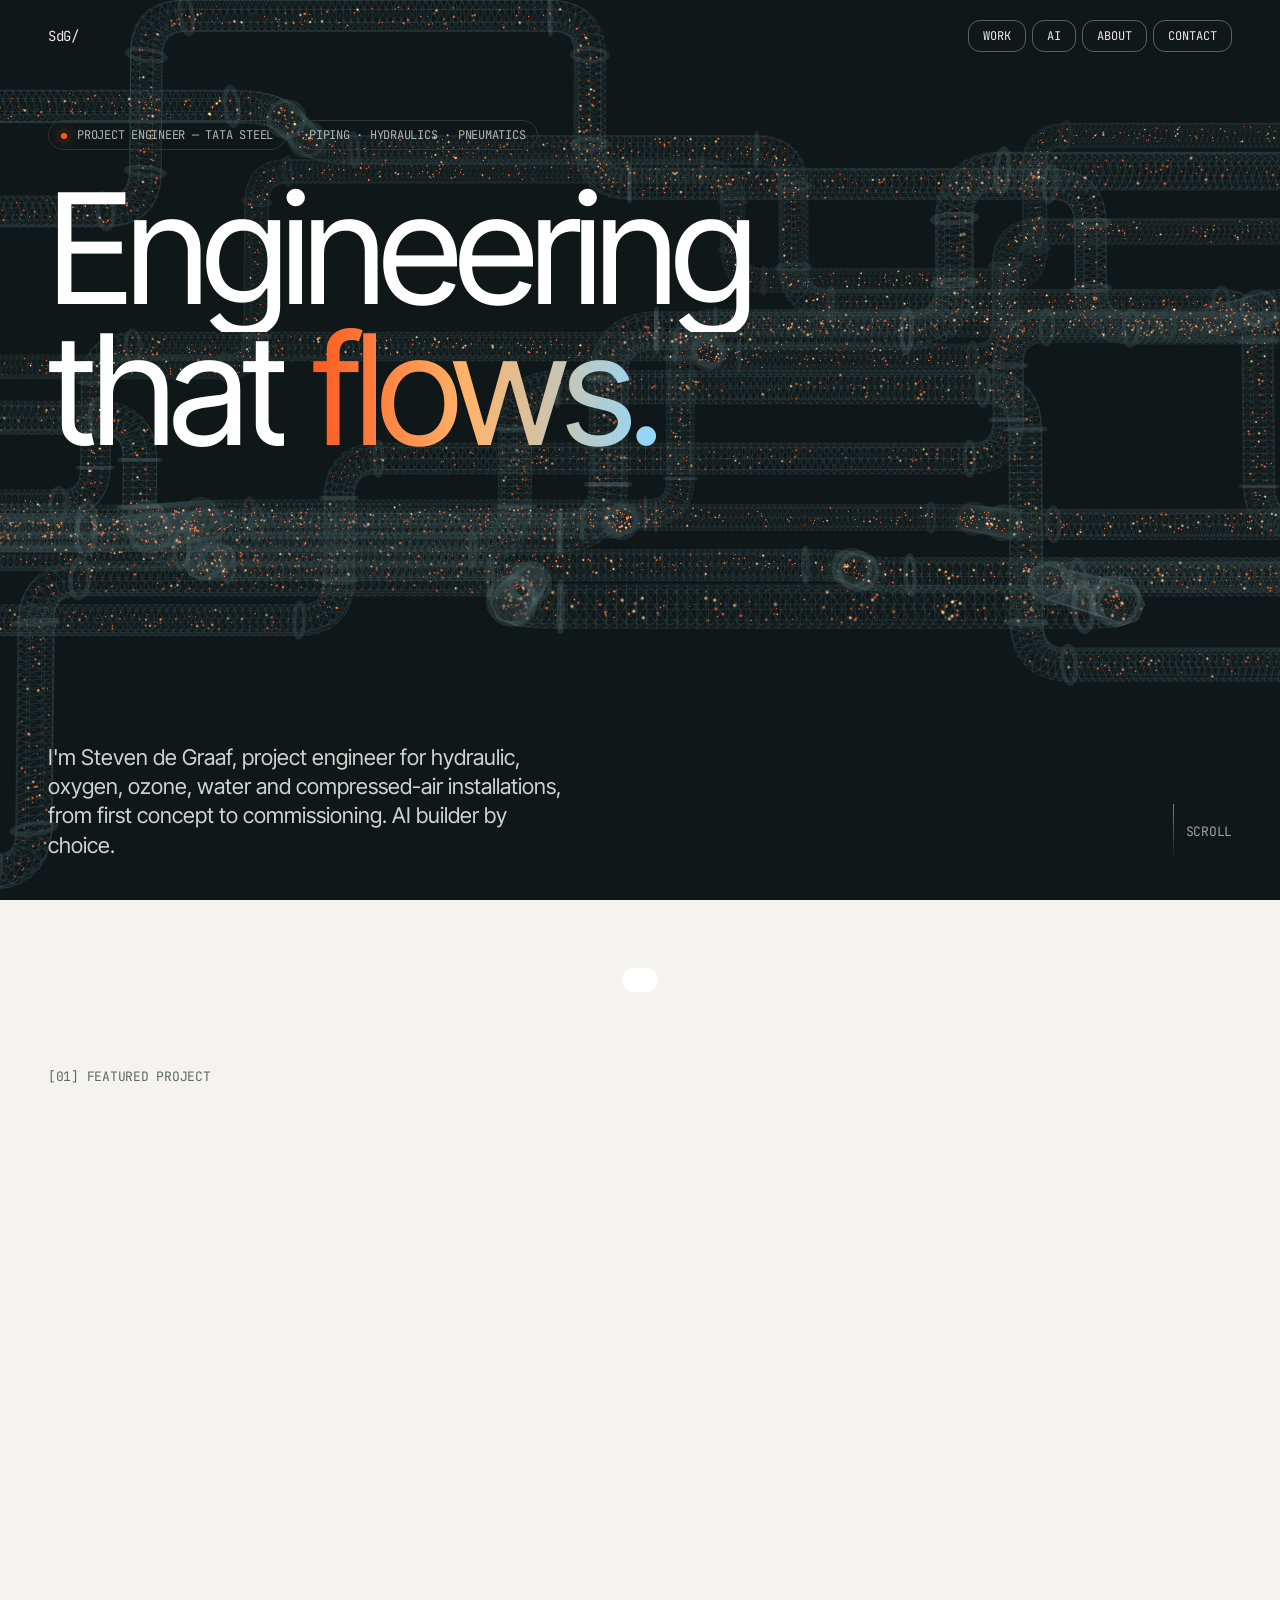
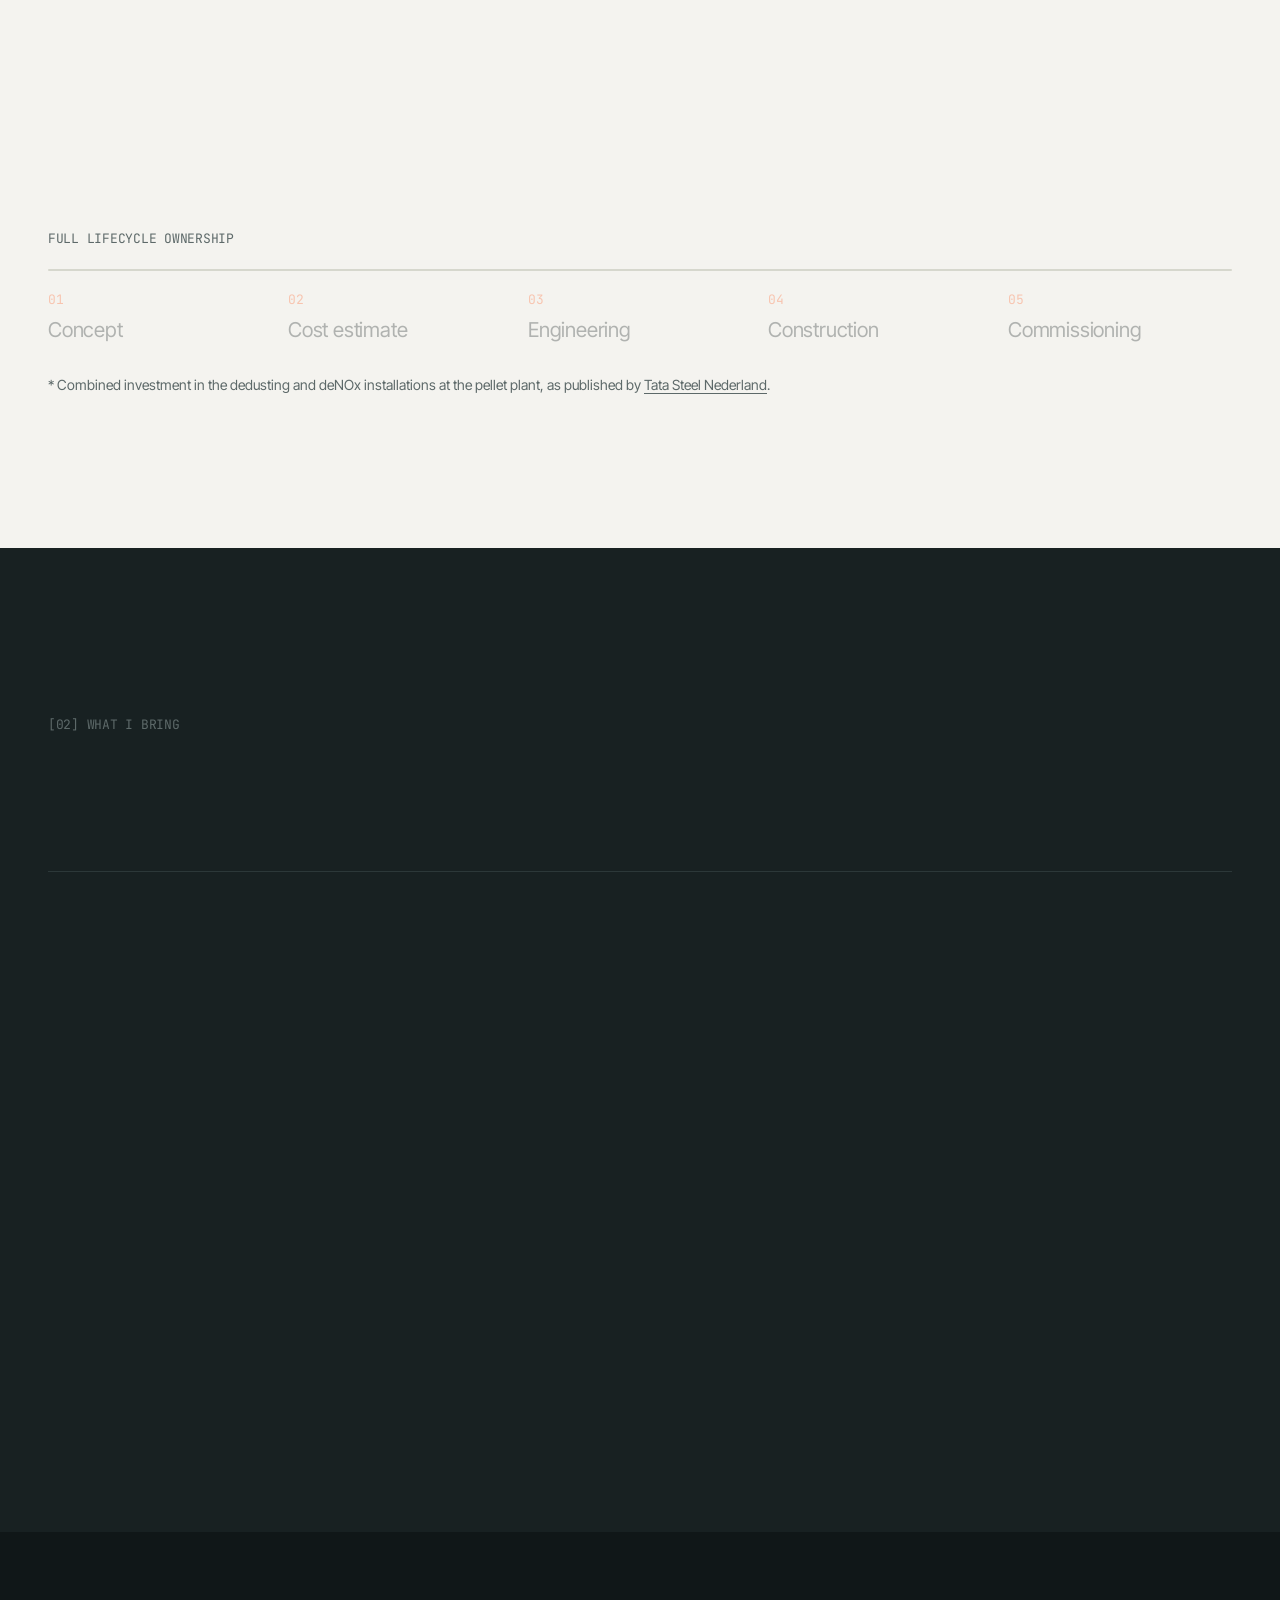
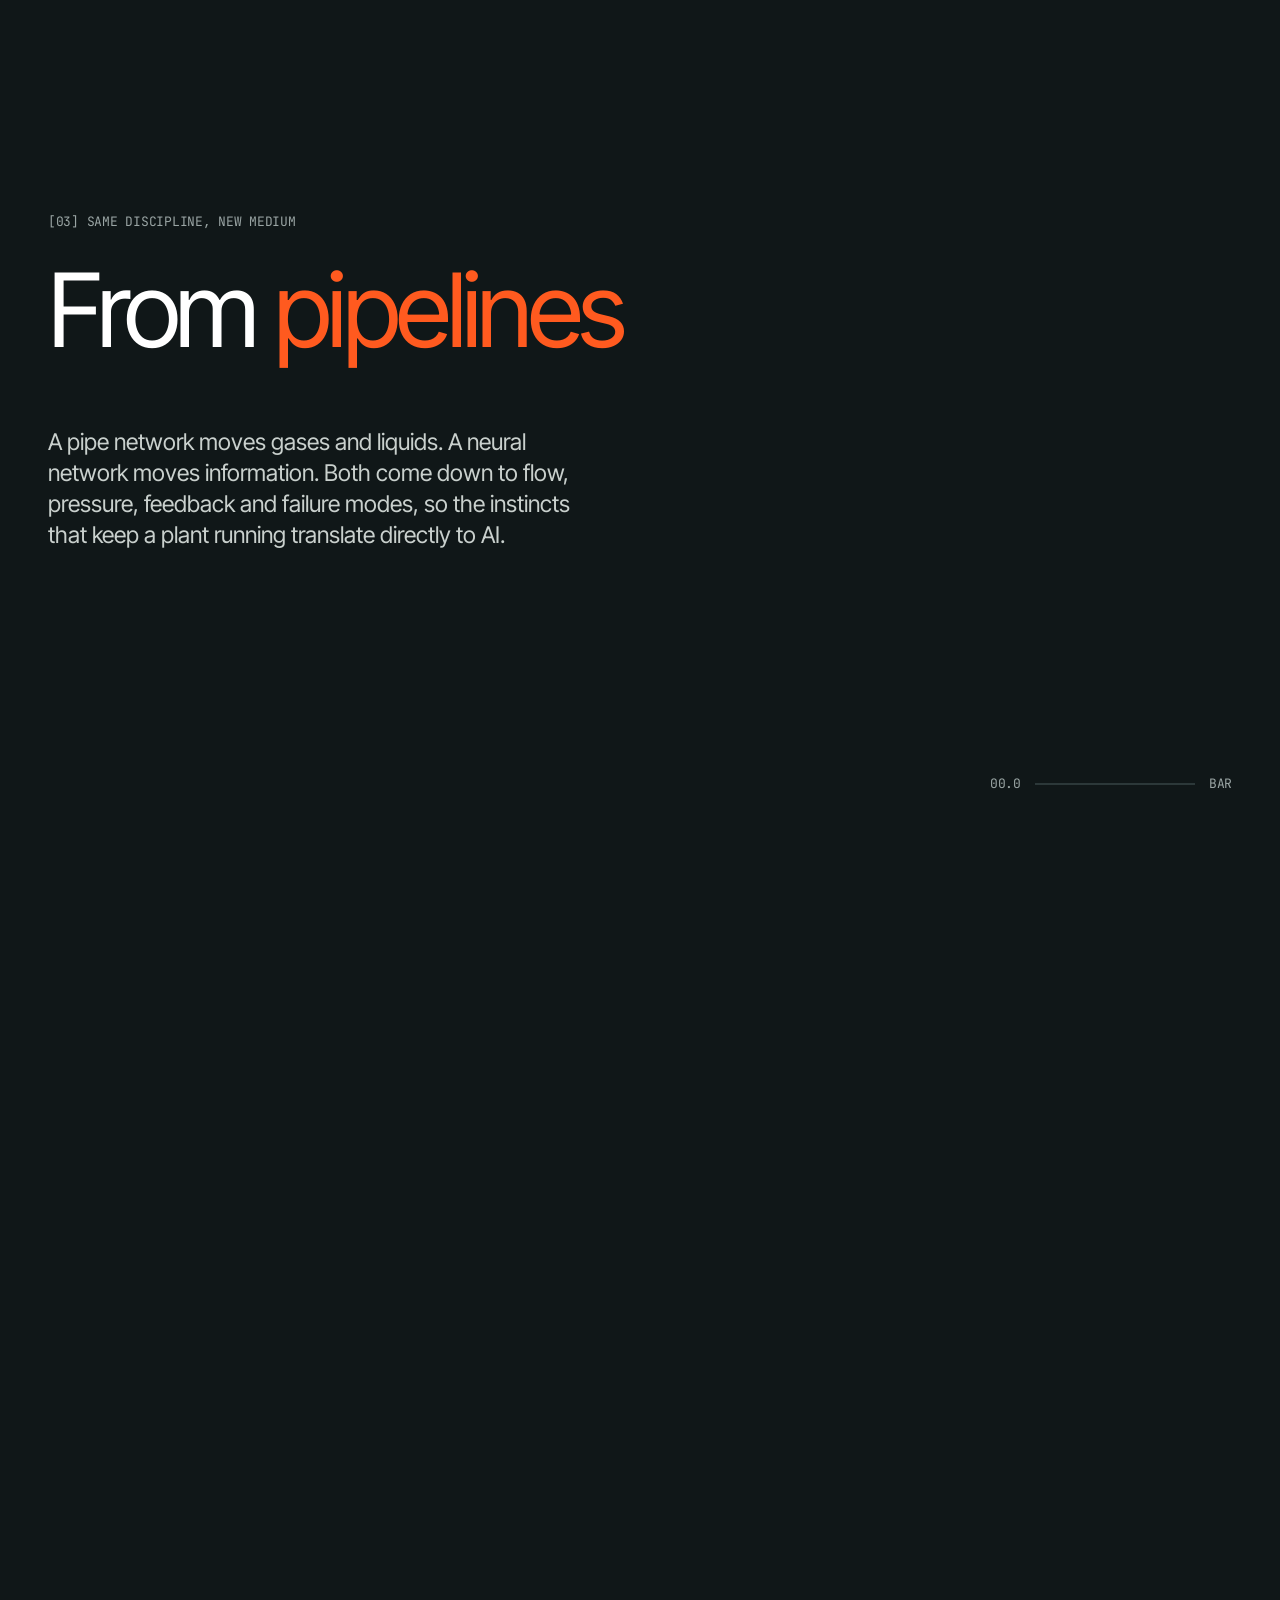
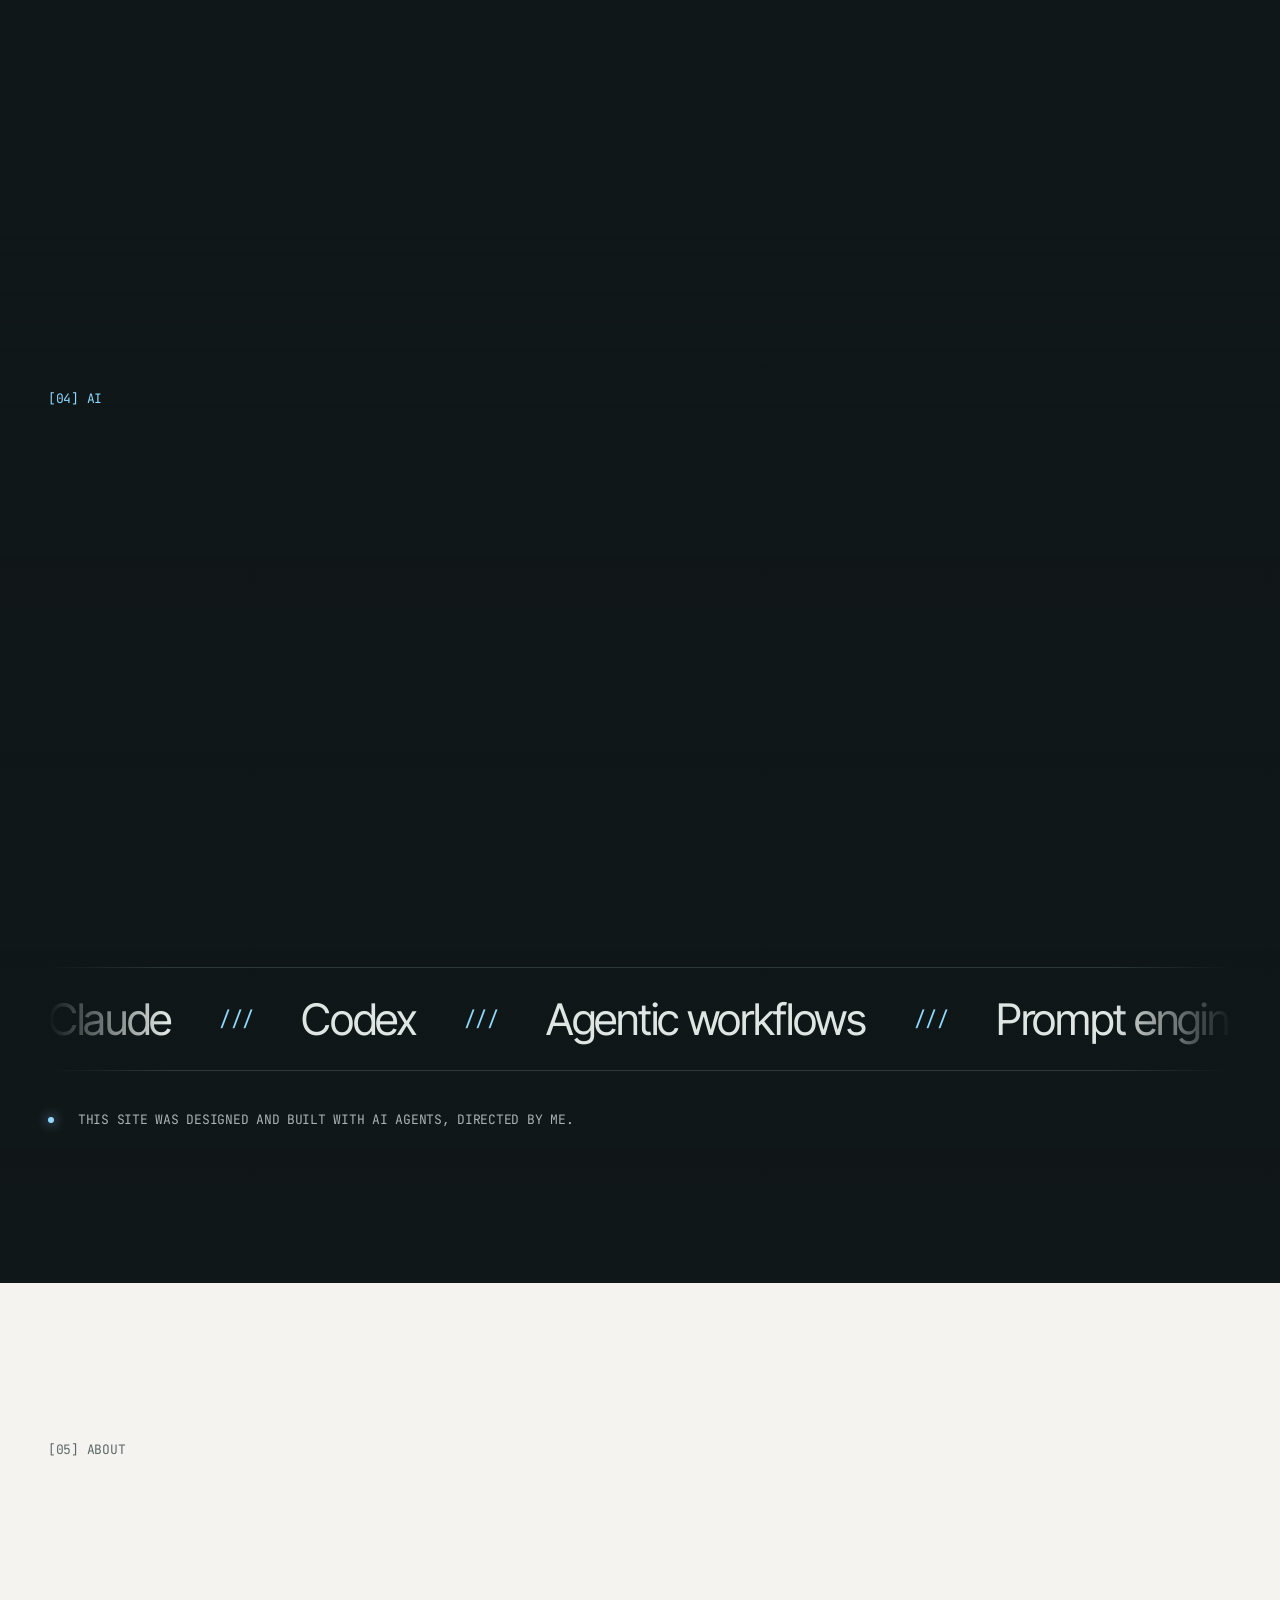
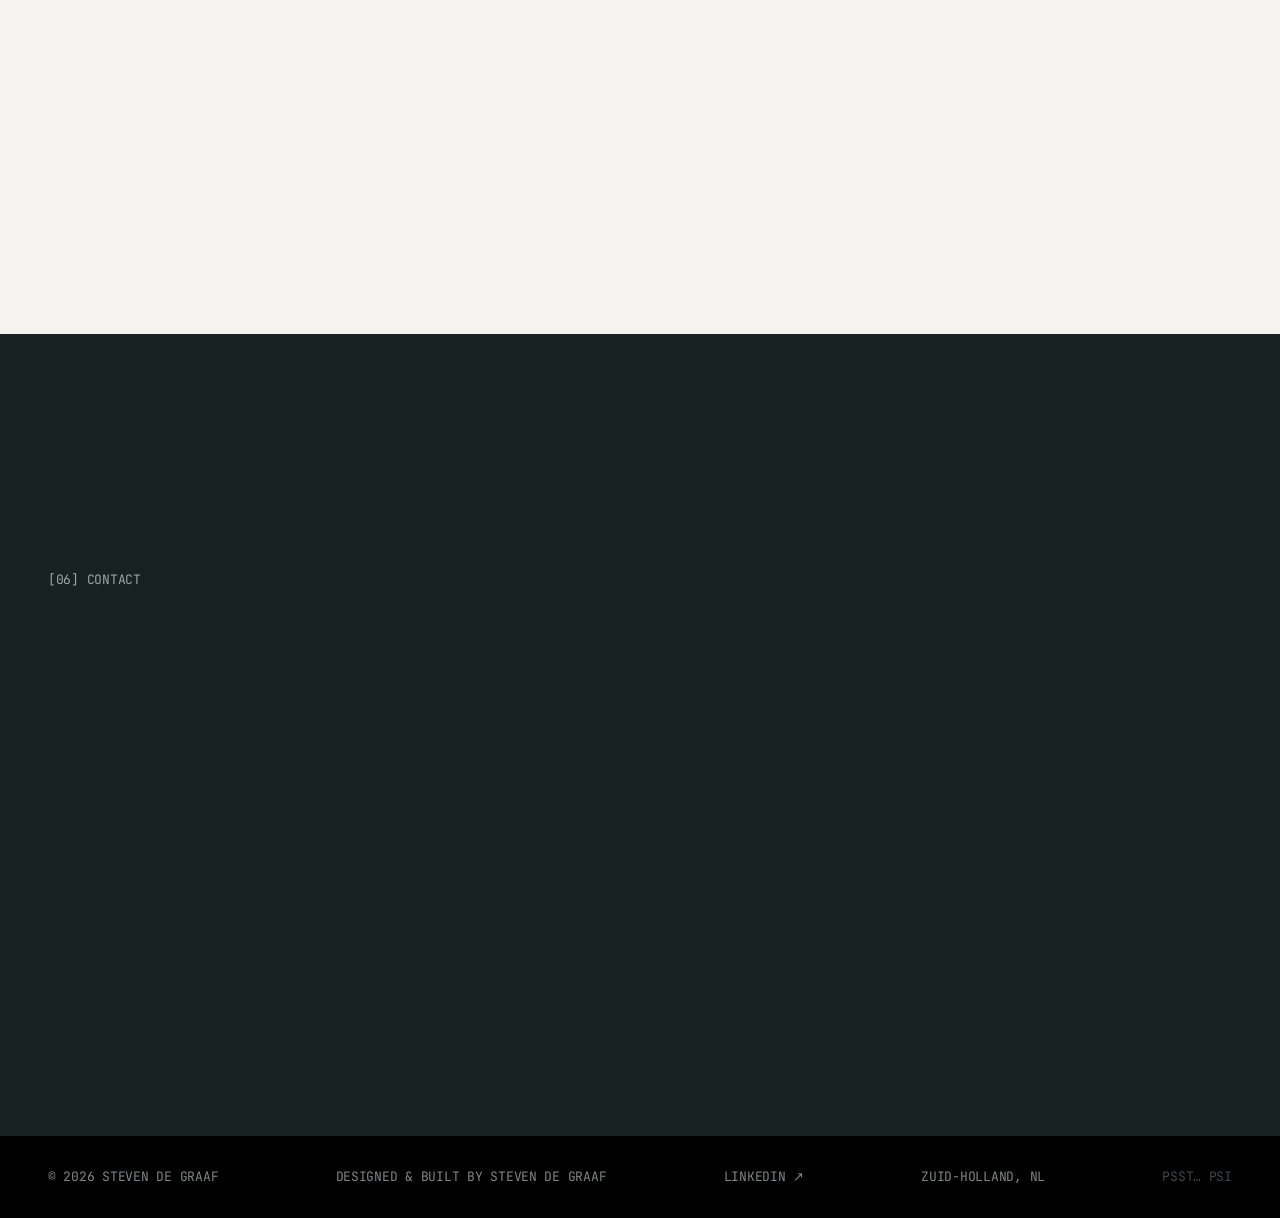
<file: index.html>
<!doctype html>
<html lang="en" class="no-js">
<head>
<meta charset="utf-8">
<meta name="viewport" content="width=device-width,initial-scale=1">
<meta http-equiv="Content-Security-Policy" content="default-src 'self'; script-src 'self'; style-src 'self'; font-src 'self'; img-src 'self' data:; connect-src 'self'; object-src 'none'; base-uri 'self'; form-action 'none'">
<meta name="referrer" content="strict-origin-when-cross-origin">
<title>Steven de Graaf — Project Engineer &amp; AI Builder</title>
<meta name="description" content="Steven de Graaf is a project engineer at Tata Steel and a hydraulics and pneumatics specialist who builds with AI.">
<meta name="author" content="Steven de Graaf">
<meta name="theme-color" content="#101718">
<link rel="canonical" href="https://stevendegraaf.com/">
<meta property="og:type" content="website">
<meta property="og:url" content="https://stevendegraaf.com/">
<meta property="og:title" content="Steven de Graaf — Engineering that flows">
<meta property="og:description" content="Project engineer at Tata Steel, hydraulics and pneumatics specialist, and AI builder.">
<meta name="twitter:card" content="summary">
<link rel="icon" href="favicon.svg" type="image/svg+xml">
<link rel="preload" href="assets/fonts/inter-tight-400.woff2" as="font" type="font/woff2" crossorigin>
<link rel="stylesheet" href="assets/css/site.css?v=3">
<link rel="modulepreload" href="assets/js/three.module.min.js">
<script type="module" src="assets/js/main.js?v=4"></script>
</head>
<body>
<a class="skip" href="#main">Skip to content</a>
<canvas id="gl" aria-hidden="true"></canvas>

<header class="nav">
  <a class="logo" href="#top" aria-label="Steven de Graaf, back to top">SdG/</a>
  <nav class="links" aria-label="Main">
    <a href="#work">Work</a><a href="#ai">AI</a><a href="#about">About</a><a href="#contact">Contact</a>
  </nav>
</header>

<main id="main">
  <span id="top"></span>
  <section class="hero wrap">
    <div>
      <div class="eyebrow rv"><span class="pill"><span class="dot"></span>Project Engineer — Tata Steel</span><span class="pill">Piping · Hydraulics · Pneumatics</span></div>
      <h1 class="split">Engineering<br>that <em>flows.</em></h1>
    </div>
    <div class="hero-foot">
      <p class="rv">I'm Steven de Graaf, project engineer for hydraulic, oxygen, ozone, water and compressed-air installations, from first concept to commissioning. AI builder by choice.</p>
      <div class="scroll-cue mono" aria-hidden="true"><i></i>Scroll</div>
    </div>
  </section>

  <section class="light sec" id="work">
    <div class="wrap">
      <div class="head"><span class="mono">[01] Featured project</span><h2 class="split">PEFA deNOx.</h2></div>
      <p class="lede rv">PEFA deNOx is a new deNOx installation at Tata Steel's pellet plant in IJmuiden, built on technology that has not yet been applied at this scale anywhere else in the steel industry. It's a large multidisciplinary project. I'm one of the project engineers, responsible for the <span class="accent">utilities package</span>: all the media that feed the new installation.</p>
      <div class="case-grid">
        <div class="stats rv">
          <div class="stat"><b data-count="75" data-suffix=" m">75 m</b><span class="mono">Installation height</span></div>
          <div class="stat"><b data-count="200" data-prefix="€" data-suffix="M+">€200M+</b><span class="mono">Environmental programme*</span></div>
          <div class="stat"><b data-count="5">5</b><span class="mono">Utility media</span></div>
        </div>
        <div class="card rv">
          <span class="mono muted">Media in my scope</span>
          <div class="media">
            <div class="chip"><span class="f">O₃</span><span class="mono">Ozone</span></div>
            <div class="chip"><span class="f">O₂</span><span class="mono">Oxygen</span></div>
            <div class="chip"><span class="f">N₂</span><span class="mono">Nitrogen</span></div>
            <div class="chip"><span class="f">H₂O</span><span class="mono">Cooling water</span></div>
            <div class="chip"><span class="f">CA</span><span class="mono">Compressed air</span></div>
          </div>
        </div>
      </div>
      <div class="phases" id="phases">
        <span class="mono muted">Full lifecycle ownership</span>
        <div class="phase-track"><div class="phase-fill" id="phaseFill"></div></div>
        <div class="phase-row" id="phaseRow">
          <div><span class="mono">01</span><p>Concept</p></div>
          <div><span class="mono">02</span><p>Cost estimate</p></div>
          <div><span class="mono">03</span><p>Engineering</p></div>
          <div><span class="mono">04</span><p>Construction</p></div>
          <div><span class="mono">05</span><p>Commissioning</p></div>
        </div>
      </div>
      <p class="note">* Combined investment in the dedusting and deNOx installations at the pellet plant, as published by <a href="https://www.tatasteelnederland.com/en/Environment-and-living-environment/Nitrogen/Nitrogen-reduction-measures" target="_blank" rel="noopener noreferrer">Tata Steel Nederland</a>.</p>
    </div>
  </section>

  <section class="solid sec">
    <div class="wrap">
      <div class="head"><span class="mono">[02] What I bring</span><h2 class="split">Systems under pressure.</h2></div>
      <div class="cap">
        <div class="cap-row rv"><span class="mono">01</span><h3>Piping &amp; utilities</h3><span class="tag mono">O₂ · O₃ · N₂ · H₂O · Air</span></div>
        <div class="cap-row rv"><span class="mono">02</span><h3>Hydraulics &amp; pneumatics</h3><span class="tag mono">Specialist</span></div>
        <div class="cap-row rv"><span class="mono">03</span><h3>Project engineering</h3><span class="tag mono">Concept → commissioning</span></div>
        <div class="cap-row rv"><span class="mono">04</span><h3>Multidisciplinary coordination</h3><span class="tag mono">Ops · contractors · suppliers</span></div>
        <div class="cap-row rv"><span class="mono">05</span><h3>Sustainable industry</h3><span class="tag mono">Emission reduction</span></div>
      </div>
    </div>
  </section>

  <section class="story" id="story">
    <div class="sticky wrap">
      <span class="mono kicker">[03] Same discipline, new medium</span>
      <div class="morph-words">
        <h2 class="w1">From <em>pipelines</em></h2>
        <h2 class="w2" aria-hidden="true">to <em>neural networks.</em></h2>
      </div>
      <p class="story-copy">A pipe network moves gases and liquids. A neural network moves information. Both come down to flow, pressure, feedback and failure modes, so the instincts that keep a plant running translate directly to AI.</p>
      <div class="gauge mono" aria-hidden="true"><span id="gaugeVal">00.0</span><div class="gauge-bar"><i id="gaugeBar"></i></div><span>bar</span></div>
    </div>
  </section>

  <section class="ai sec" id="ai">
    <div class="wrap">
      <div class="head"><span class="mono fl">[04] AI</span><h2 class="split">Fluent in frontier AI.</h2></div>
      <div class="ai-grid">
        <article class="ai-card rv"><span class="mono">Models</span><div><h3>Knowing which model fits which job</h3><p>Claude, GPT, Gemini and open-weight models, each chosen on strengths, limits, cost and context. Per task, not per hype cycle.</p></div></article>
        <article class="ai-card rv"><span class="mono">Agents</span><div><h3>Agentic coding in practice</h3><p>I use Claude Code and Codex as a daily engineering team: I direct and review, the agents do the typing.</p></div></article>
        <article class="ai-card rv"><span class="mono">Generative</span><div><h3>Generative media &amp; design</h3><p>I use image, video and interface generation to prototype ideas in hours instead of weeks.</p></div></article>
        <article class="ai-card rv"><span class="mono">Building</span><div><h3>From idea to shipped app</h3><p>Real products, not demos. Next up: <span class="hl">mijnoefenplan.nl</span>.</p></div></article>
      </div>
      <div class="marquee" aria-hidden="true"><div class="marquee-in" id="mq">
        <span>Claude</span><span class="s">///</span><span>Codex</span><span class="s">///</span><span>Agentic workflows</span><span class="s">///</span><span>Prompt engineering</span><span class="s">///</span><span>Generative AI</span><span class="s">///</span><span>App building</span><span class="s">///</span><span>Automation</span><span class="s">///</span>
      </div></div>
      <p class="built mono"><span class="dot b"></span>This site was designed and built with AI agents, directed by me.</p>
    </div>
  </section>

  <section class="light sec" id="about">
    <div class="wrap about-grid">
      <div>
        <span class="mono muted">[05] About</span>
        <p class="lede rv">I enjoy the moment an idea on paper becomes something that actually works in the field. I take ownership, make the call, and carry a project from first sketch to final commissioning.</p>
        <p class="rv muted about-note">Off the clock, you'll find me on the climbing wall or on my bike.</p>
      </div>
      <div class="spec rv">
        <div><span>Role</span><span>Project Engineer</span></div>
        <div><span>Company</span><span>Tata Steel</span></div>
        <div><span>Specialism</span><span>Hydraulics &amp; pneumatics</span></div>
        <div><span>Current</span><span>PEFA deNOx</span></div>
        <div><span>Obsession</span><span>AI &amp; app building</span></div>
        <div><span>Off duty</span><span>Bouldering · Cycling</span></div>
      </div>
    </div>
  </section>

  <section class="solid contact" id="contact">
    <div class="wrap contact-grid">
      <div>
        <span class="mono kicker">[06] Contact</span>
        <h2 class="split">Let's build<br>what's <em>next.</em></h2>
        <div class="cta-row rv">
          <a class="btn" href="mailto:info@stevendegraaf.com">info@stevendegraaf.com<span class="arr" aria-hidden="true">→</span></a>
          <a class="btn ghost" href="https://www.linkedin.com/in/steven-de-graaf/" target="_blank" rel="noopener noreferrer me">LinkedIn<span class="arr" aria-hidden="true">↗</span></a>
        </div>
      </div>

      <!-- relief valve: press and hold the handwheel → overpressure → the game -->
      <div class="psv rv" id="psv">
        <div class="psv-head mono"><span>PSV-01 · Relief line</span><span class="psv-state" id="psvState">Locked out</span></div>
        <svg class="psv-gauge" viewBox="0 0 200 146" aria-hidden="true">
          <path class="g-track" d="M20 104A80 80 0 0 1 180 104"/>
          <path class="g-red" d="M156.6 47.4A80 80 0 0 1 180 104"/>
          <g id="psvTicks"></g>
          <g id="psvNeedle" class="g-needle"><path d="M100 104L100 36"/><circle cx="100" cy="104" r="7"/></g>
          <text x="100" y="134" class="g-val" id="psvVal">6.0</text>
          <text x="100" y="146" class="g-unit">bar · set 12.0</text>
        </svg>
        <div class="psv-body">
          <button class="psv-wheel" id="psvWheel" type="button" aria-label="Relief valve handwheel. Press and hold to open. Probably don't.">
            <svg viewBox="0 0 120 120" aria-hidden="true">
              <circle class="w-rim" cx="60" cy="60" r="50"/>
              <circle class="w-rim-hi" cx="60" cy="60" r="50"/>
              <path class="w-spoke" d="M60 60V12M60 60L105.6 45.2M60 60L88.2 98.8M60 60L31.8 98.8M60 60L14.4 45.2"/>
              <circle class="w-hub" cx="60" cy="60" r="11"/>
              <circle class="w-knob" cx="60" cy="12" r="5"/>
            </svg>
          </button>
          <div class="loto" aria-hidden="true">
            <i class="loto-string"></i>
            <div class="loto-tag"><span class="loto-band">Danger</span><b>Do not operate</b><small>Locked out by<br>S. de Graaf</small></div>
          </div>
        </div>
        <p class="psv-hint mono" id="psvHint">Press and hold the handwheel. Or don't.</p>
      </div>
    </div>
  </section>
</main>

<footer><div class="wrap mono"><span>© 2026 Steven de Graaf</span><span>Designed &amp; built by Steven de Graaf</span><a href="https://www.linkedin.com/in/steven-de-graaf/" target="_blank" rel="noopener noreferrer me">LinkedIn ↗</a><span>Zuid-Holland, NL</span><span class="egg" title="Hint: type it, or tap SdG/ five times">psst… psi</span></div></footer>
<div class="toast" id="toast" role="status" aria-live="polite"></div>
</body>
</html>
</file>
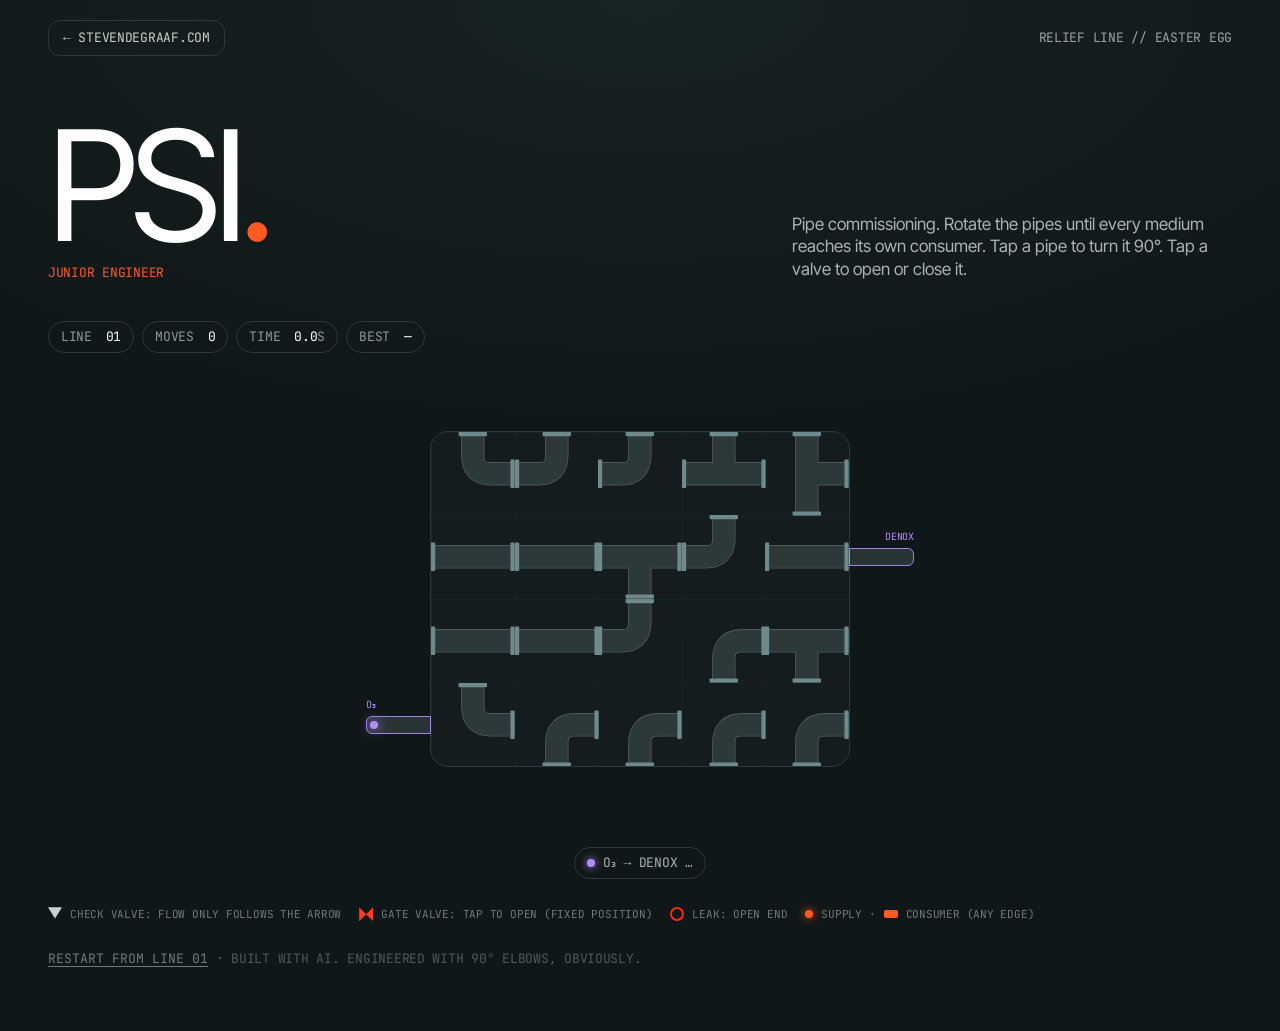
<file: play/index.html>
<!doctype html>
<html lang="en">
<head>
<meta charset="utf-8">
<meta name="viewport" content="width=device-width,initial-scale=1">
<meta http-equiv="Content-Security-Policy" content="default-src 'self'; script-src 'self'; style-src 'self'; font-src 'self'; img-src 'self' data:; connect-src 'self'; object-src 'none'; base-uri 'self'; form-action 'none'">
<meta name="referrer" content="strict-origin-when-cross-origin">
<meta name="robots" content="noindex">
<title>PSI — Pipe Commissioning · Steven de Graaf</title>
<meta name="description" content="A tiny piping puzzle hidden on stevendegraaf.com.">
<meta name="theme-color" content="#101718">
<link rel="icon" href="../favicon.svg" type="image/svg+xml">
<link rel="stylesheet" href="../assets/css/site.css?v=3">
<link rel="stylesheet" href="../assets/css/play.css?v=8">
<script type="module" src="../assets/js/play.js?v=9"></script>
</head>
<body class="play">
<header class="play-top wrap">
  <a class="mono back" href="../">← stevendegraaf.com</a>
  <span class="mono kicker">Relief line // easter egg</span>
</header>

<main class="wrap play-main">
  <div class="play-head">
    <div>
      <h1>PSI<span class="accent">.</span></h1>
      <p class="mono rank" id="rank">Junior Engineer</p>
    </div>
    <p class="play-sub">Pipe commissioning. Rotate the pipes until every medium reaches its own consumer. Tap a pipe to turn it 90°. Tap a valve to open or close it.</p>
  </div>

  <div class="hud mono" aria-live="polite">
    <span>Line <b id="lvl">01</b></span>
    <span>Moves <b id="moves">0</b></span>
    <span>Time <b id="time">0.0</b>s</span>
    <span>Best <b id="best">—</b></span>
    <button class="testbtn" id="test" type="button" hidden>Pressure test <b id="tests">3</b></button>
  </div>

  <p class="brief" id="brief" hidden></p>

  <div class="rig" id="rig">
    <div class="port pN" id="portN"></div>
    <div class="port pW" id="portW"></div>
    <div class="board" id="board" role="grid" aria-label="Pipe grid"></div>
    <div class="port pE" id="portE"></div>
    <div class="port pS" id="portS"></div>
  </div>

  <div class="status mono" id="status" aria-live="polite"></div>

  <div class="done" id="done" hidden>
    <p class="mono" id="doneTitle">✓ Commissioned</p>
    <p class="done-line" id="doneLine"></p>
    <button class="btn" id="retry" type="button" hidden>Retry line<span class="arr" aria-hidden="true">↺</span></button>
    <button class="btn" id="next" type="button">Next line<span class="arr" aria-hidden="true">→</span></button>
  </div>

  <div class="legend mono">
    <span><i class="lg check"></i>Check valve: flow only follows the arrow</span>
    <span><i class="lg gate"></i>Gate valve: tap to open (fixed position)</span>
    <span><i class="lg leak"></i>Leak: open end</span>
    <span><i class="lg src"></i>Supply · <i class="lg snk"></i>Consumer (any edge)</span>
  </div>

  <p class="mono play-foot"><button class="linkish" id="restart" type="button">Restart from line 01</button> · Built with AI. Engineered with 90° elbows, obviously.</p>
</main>
</body>
</html>
</file>
<file: assets/css/site.css>
@font-face{font-family:'Inter Tight';font-style:normal;font-weight:400;font-display:swap;src:url(../fonts/inter-tight-400.woff2) format('woff2');unicode-range:U+0000-00FF,U+0131,U+0152-0153,U+02BB-02BC,U+02C6,U+02DA,U+02DC,U+0304,U+0308,U+0329,U+2000-206F,U+20AC,U+2122,U+2191,U+2193,U+2212,U+2215,U+FEFF,U+FFFD}
@font-face{font-family:'Inter Tight';font-style:normal;font-weight:400;font-display:swap;src:url(../fonts/inter-tight-400-ext.woff2) format('woff2');unicode-range:U+0100-02BA,U+02BD-02C5,U+02C7-02CC,U+02CE-02D7,U+02DD-02FF,U+0304,U+0308,U+0329,U+1D00-1DBF,U+1E00-1E9F,U+1EF2-1EFF,U+2020,U+2080-209F,U+20A0-20AB,U+20AD-20C0,U+2113,U+2C60-2C7F,U+A720-A7FF}
@font-face{font-family:'JetBrains Mono';font-style:normal;font-weight:400;font-display:swap;src:url(../fonts/jetbrains-mono-400.woff2) format('woff2')}

:root{
  --ink:#101718;--ink2:#182122;--bone:#f4f3ef;--paper:#fff;--tissue:#e7e8e1;
  --graphite:#5d6969;--lichen:#c9cbbe;--line-d:#2c3839;--line-l:#d6d7cd;
  --orange:#ff5a1f;--blue:#4d8dff;--flame:#8fd8ff;
  --sans:'Inter Tight',ui-sans-serif,system-ui,sans-serif;
  --mono:'JetBrains Mono',ui-monospace,Consolas,monospace;
  --pad:clamp(16px,4vw,48px);
}
*{box-sizing:border-box;margin:0;padding:0}
html{scroll-behavior:smooth}
body{background:var(--ink);color:#fff;font-family:var(--sans);font-weight:400;-webkit-font-smoothing:antialiased;overflow-x:hidden;font-size:18px;line-height:1.35}
a{color:inherit;text-decoration:none}
a:focus-visible{outline:2px solid var(--flame);outline-offset:3px;border-radius:6px}
.skip{position:absolute;left:-9999px;top:8px;z-index:100;background:#fff;color:#000;padding:8px 12px;border-radius:8px}
.skip:focus{left:8px}
#gl{position:fixed;inset:0;width:100%;height:100%;z-index:0;display:block}
main{position:relative;z-index:1}
.wrap{max-width:1320px;margin:0 auto;padding:0 var(--pad)}
.mono{font-family:var(--mono);font-size:13px;letter-spacing:-.02em;text-transform:uppercase}
.dot{display:inline-block;width:6px;height:6px;border-radius:50%;background:var(--orange);margin-right:10px;vertical-align:middle;box-shadow:0 0 12px var(--orange)}
.dot.b{background:var(--flame);box-shadow:0 0 12px var(--flame)}
.accent{color:var(--orange)}
.hl{color:#fff}
.kicker{color:#9aa5a4}

/* nav */
.nav{position:fixed;top:0;left:0;right:0;z-index:10;display:flex;justify-content:space-between;align-items:center;padding:20px var(--pad);mix-blend-mode:difference}
.logo{font-family:var(--mono);font-size:14px;letter-spacing:-.02em}
.links{display:flex;gap:6px}
.links a{font-family:var(--mono);font-size:12px;text-transform:uppercase;padding:7px 14px;border:1px solid rgba(255,255,255,.35);border-radius:12px;transition:background .3s,color .3s}
.links a:hover{background:#fff;color:#000}
@media(max-width:640px){.links a:not(:last-child){display:none}}

/* hero */
.hero{min-height:100svh;display:flex;flex-direction:column;justify-content:space-between;padding-top:120px;padding-bottom:40px}
.hero h1{font-weight:400;font-size:clamp(58px,12vw,176px);line-height:.92;letter-spacing:-.045em}
.hero h1 em{font-style:normal;background:linear-gradient(90deg,var(--orange),#ffb36b 45%,var(--flame));-webkit-background-clip:text;background-clip:text;color:transparent}
.hero-foot{display:grid;grid-template-columns:1fr auto;gap:24px;align-items:end}
.hero-foot p{max-width:520px;font-size:clamp(18px,1.7vw,22px);color:#cfd4d0}
.scroll-cue{display:flex;align-items:center;gap:12px;color:#9aa5a4}
.scroll-cue i{display:block;width:1px;height:56px;background:linear-gradient(var(--orange),transparent);animation:cue 2s ease-in-out infinite;transform-origin:top}
@keyframes cue{0%{transform:scaleY(0)}50%{transform:scaleY(1)}100%{transform:scaleY(0);transform-origin:bottom}}
.eyebrow{display:flex;gap:10px;flex-wrap:wrap;margin-bottom:28px;color:#aeb7b5}
.pill{border:1px solid var(--line-d);border-radius:999px;padding:6px 12px;font-family:var(--mono);font-size:12px;text-transform:uppercase;letter-spacing:-.02em}
.light .pill{border-color:var(--line-l);color:var(--graphite)}

/* sections */
section{position:relative}
.solid{background:var(--ink2)}
.light{background:var(--bone);color:#162021}
.sec{padding:clamp(88px,12vw,160px) 0}
.head{display:grid;grid-template-columns:200px 1fr;gap:24px;margin-bottom:clamp(48px,7vw,96px)}
.head h2{font-weight:400;font-size:clamp(40px,6.2vw,96px);line-height:1;letter-spacing:-.035em}
.head .mono{color:var(--graphite);padding-top:14px}
.head .mono.fl{color:var(--flame)}
@media(max-width:760px){.head{grid-template-columns:1fr}}
.lede{font-size:clamp(22px,2.4vw,34px);line-height:1.2;letter-spacing:-.012em;max-width:900px}
.light .lede{color:#2a3536}
.muted{color:var(--graphite)}

/* case */
.case-grid{display:grid;grid-template-columns:1.1fr .9fr;gap:clamp(24px,4vw,64px);margin-top:64px}
@media(max-width:900px){.case-grid{grid-template-columns:1fr}}
.card{background:var(--paper);border-radius:24px;padding:clamp(24px,3vw,40px)}
.stats{display:grid;grid-template-columns:repeat(3,1fr);gap:1px;background:var(--line-l);border-radius:24px;overflow:hidden}
.stat{background:var(--paper);padding:28px 24px}
.stat b{display:block;font-weight:400;font-size:clamp(40px,4.6vw,72px);letter-spacing:-.04em;line-height:1}
.stat span{display:block;margin-top:14px;color:var(--graphite)}
@media(max-width:560px){.stats{grid-template-columns:1fr}}
.media{display:flex;flex-wrap:wrap;gap:8px;margin-top:24px}
.media .chip{display:flex;align-items:baseline;gap:8px;padding:12px 16px;border-radius:14px;background:var(--tissue);transition:background .3s,color .3s,transform .3s}
.media .chip:hover{background:#162021;color:#fff;transform:translateY(-3px)}
.chip .f{font-size:26px;letter-spacing:-.03em}
.chip .mono{font-size:11px;color:var(--graphite)}
.chip:hover .mono{color:#ffb38d}
.phases{margin-top:clamp(56px,8vw,112px);position:relative}
.phase-track{height:2px;background:var(--line-l);position:relative;border-radius:2px;overflow:hidden;margin-top:20px}
.phase-fill{position:absolute;inset:0;background:linear-gradient(90deg,var(--orange),#ffb36b);transform:scaleX(0);transform-origin:left}
.phase-row{display:grid;grid-template-columns:repeat(5,1fr);margin-top:20px;gap:16px}
.phase-row div{opacity:.3;transition:opacity .5s}
.phase-row div.on{opacity:1}
.phase-row .mono{color:var(--orange);display:block;margin-bottom:8px}
.phase-row p{font-size:clamp(16px,1.6vw,22px);letter-spacing:-.01em}
@media(max-width:700px){.phase-row{grid-template-columns:1fr 1fr}}
.note{margin-top:32px;font-size:14px;color:var(--graphite);max-width:760px}
.note a{text-decoration:underline;text-underline-offset:3px}

/* capabilities */
.cap{border-top:1px solid var(--line-d)}
.cap-row{display:grid;grid-template-columns:80px 1fr auto;align-items:center;gap:16px;padding:26px 0;border-bottom:1px solid var(--line-d);position:relative;overflow:hidden;cursor:default}
.cap-row::before{content:"";position:absolute;inset:0;background:linear-gradient(90deg,rgba(255,90,31,.14),transparent 70%);transform:translateX(-101%);transition:transform .6s cubic-bezier(.2,.8,.2,1)}
.cap-row:hover::before{transform:none}
.cap-row h3{font-weight:400;font-size:clamp(26px,3.6vw,52px);letter-spacing:-.03em;line-height:1.05;position:relative;transition:transform .5s cubic-bezier(.2,.8,.2,1)}
.cap-row:hover h3{transform:translateX(12px)}
.cap-row .mono{color:var(--graphite);position:relative}
.cap-row .tag{color:#8e9998;position:relative;text-align:right}
@media(max-width:700px){.cap-row{grid-template-columns:44px 1fr}.cap-row .tag{display:none}}

/* story: pipelines → neural networks */
.story{height:210vh}
.sticky{position:sticky;top:0;height:100svh;display:flex;flex-direction:column;justify-content:center}
.sticky .kicker{margin-bottom:28px}
.morph-words{position:relative;height:clamp(110px,10vw,150px)}
.morph-words h2{position:absolute;inset:0;font-weight:400;font-size:clamp(44px,8vw,128px);letter-spacing:-.045em;line-height:1;transition:opacity .6s,transform .8s cubic-bezier(.2,.8,.2,1)}
.morph-words .w2{opacity:0;transform:translateY(40px)}
.story.late .w1{opacity:0;transform:translateY(-40px)}
.story.late .w2{opacity:1;transform:none}
.w1 em{font-style:normal;color:var(--orange)} .w2 em{font-style:normal;color:var(--flame)}
.story-copy{max-width:560px;margin-top:40px;font-size:clamp(18px,1.8vw,24px);color:#c9d0cd}
.gauge{position:absolute;right:var(--pad);bottom:40px;display:flex;align-items:center;gap:14px;color:#9aa5a4}
.gauge-bar{width:160px;height:2px;background:var(--line-d);position:relative;overflow:hidden}
.gauge-bar i{position:absolute;inset:0;background:linear-gradient(90deg,var(--orange),var(--flame));transform-origin:left;transform:scaleX(0)}

/* AI */
.ai{background:linear-gradient(180deg,rgba(16,23,24,0) 0,rgba(16,23,24,.72) 22%,rgba(16,23,24,.9) 100%)}
.ai-grid{display:grid;grid-template-columns:repeat(4,1fr);gap:12px}
@media(max-width:1000px){.ai-grid{grid-template-columns:1fr 1fr}}
@media(max-width:560px){.ai-grid{grid-template-columns:1fr}}
.ai-card{border:1px solid var(--line-d);border-radius:20px;padding:28px;min-height:320px;display:flex;flex-direction:column;justify-content:space-between;background:rgba(24,33,34,.55);backdrop-filter:blur(10px);-webkit-backdrop-filter:blur(10px);position:relative;overflow:hidden;transition:border-color .4s,transform .5s cubic-bezier(.2,.8,.2,1)}
.ai-card:hover{border-color:rgba(143,216,255,.5);transform:translateY(-6px)}
.ai-card::after{content:"";position:absolute;width:260px;height:260px;border-radius:50%;background:radial-gradient(circle,rgba(77,141,255,.35),transparent 70%);left:var(--mx,50%);top:var(--my,50%);transform:translate(-50%,-50%);opacity:0;transition:opacity .4s;pointer-events:none}
.ai-card:hover::after{opacity:1}
.ai-card h3{font-weight:400;font-size:30px;letter-spacing:-.025em;line-height:1.05;margin-top:40px;position:relative;z-index:1}
.ai-card p{color:#aab4b2;font-size:16px;margin-top:14px;position:relative;z-index:1}
.ai-card .mono{color:var(--flame);position:relative;z-index:1}
.marquee{margin-top:clamp(56px,7vw,96px);overflow:hidden;border-top:1px solid var(--line-d);border-bottom:1px solid var(--line-d);padding:22px 0;-webkit-mask-image:linear-gradient(90deg,transparent,#000 10%,#000 90%,transparent);mask-image:linear-gradient(90deg,transparent,#000 10%,#000 90%,transparent)}
.marquee-in{display:flex;gap:48px;width:max-content;animation:mq 38s linear infinite}
.marquee span{font-size:clamp(28px,3.4vw,48px);letter-spacing:-.03em;color:#dfe5e2;white-space:nowrap}
.marquee span.s{color:var(--flame);font-family:var(--mono);font-size:20px;align-self:center}
@keyframes mq{to{transform:translateX(-50%)}}
.built{margin-top:40px;display:flex;align-items:center;gap:14px;color:#aab4b2}

/* about */
.about-grid{display:grid;grid-template-columns:1.2fr .8fr;gap:clamp(24px,5vw,80px);align-items:start}
@media(max-width:860px){.about-grid{grid-template-columns:1fr}}
.about-grid .lede{margin-top:28px}
.about-note{margin-top:24px;max-width:520px}
.spec{border:1px solid var(--line-l);border-radius:20px;background:var(--paper);overflow:hidden}
.spec div{display:flex;justify-content:space-between;gap:12px;padding:16px 22px;border-bottom:1px solid var(--line-l)}
.spec div:last-child{border-bottom:0}
.spec span:first-child{font-family:var(--mono);font-size:12px;text-transform:uppercase;color:var(--graphite);padding-top:3px}
.spec span:last-child{text-align:right}

/* contact */
.contact{padding:clamp(120px,16vw,220px) 0 clamp(80px,10vw,140px)}
.contact h2{font-weight:400;font-size:clamp(56px,11vw,170px);letter-spacing:-.045em;line-height:.95;margin-top:32px}
.contact h2 em{font-style:normal;color:var(--orange)}
.cta-row{display:flex;gap:12px;flex-wrap:wrap;margin-top:56px}
.btn{display:inline-flex;align-items:center;gap:14px;padding:10px 10px 10px 20px;border-radius:10px;font-family:var(--mono);font-size:13px;text-transform:uppercase;letter-spacing:-.02em;border:1px solid var(--line-d);transition:background .3s,color .3s,border-color .3s}
.btn .arr{width:40px;height:40px;border-radius:8px;display:grid;place-items:center;background:var(--orange);color:#101718;transition:transform .4s cubic-bezier(.2,.8,.2,1)}
.btn:hover{background:#fff;color:#101718;border-color:#fff}
.btn:hover .arr{transform:rotate(-45deg)}
.btn.ghost .arr{background:transparent;border:1px solid var(--line-d);color:#fff}
.btn.ghost:hover .arr{color:#101718;border-color:#101718}
footer{background:#000;padding:32px 0;position:relative;z-index:1}
footer .wrap{display:flex;justify-content:space-between;gap:16px;flex-wrap:wrap;color:#7d8786}
footer .egg{color:#3d4848;cursor:help}

/* relief valve widget */
.contact-grid{display:grid;grid-template-columns:1fr auto;gap:clamp(32px,5vw,80px);align-items:end}
@media(max-width:900px){.contact-grid{grid-template-columns:1fr}}
.psv{--glow:0;position:relative;width:min(100%,340px);border:1px solid var(--line-d);border-radius:22px;padding:18px 18px 16px;background:linear-gradient(180deg,rgba(255,255,255,.03),rgba(0,0,0,.15));box-shadow:0 0 calc(var(--glow) * 60px) rgba(255,50,20,calc(var(--glow) * .55));transition:border-color .3s}
.psv.hot{border-color:rgba(255,60,20,.7)}
.psv.shake{animation:psvshake .09s linear infinite}
@keyframes psvshake{25%{transform:translate(1px,-1px)}50%{transform:translate(-1px,1px)}75%{transform:translate(1px,1px)}}
.psv-head{display:flex;justify-content:space-between;gap:12px;font-size:11px;color:#8e9998}
.psv-state{color:#f2c14e}
.psv.hot .psv-state{color:#ff4a24}
.psv-gauge{display:block;width:100%;margin-top:10px}
.g-track{fill:none;stroke:#2c3839;stroke-width:10}
.g-red{fill:none;stroke:#ff3b1f;stroke-width:10;opacity:.75}
.g-tick{stroke:#6f7b7a;stroke-width:1.5}
.g-tick.major{stroke:#c9d0cd;stroke-width:2}
.g-needle path{stroke:#fff;stroke-width:3;stroke-linecap:round}
.g-needle circle{fill:#101718;stroke:#fff;stroke-width:2}
.g-needle{transition:transform .08s linear}
.g-val{font-family:var(--mono);font-size:22px;fill:#fff;text-anchor:middle;letter-spacing:-.02em}
.psv.hot .g-val{fill:#ff4a24}
.g-unit{font-family:var(--mono);font-size:9px;fill:#6f7b7a;text-anchor:middle;text-transform:uppercase}
.psv-body{display:flex;align-items:flex-start;justify-content:center;gap:4px;margin-top:6px;position:relative}
.psv-wheel{appearance:none;border:0;background:none;padding:0;width:128px;height:128px;border-radius:50%;cursor:grab;touch-action:none;-webkit-user-select:none;user-select:none;-webkit-touch-callout:none;filter:drop-shadow(0 6px 14px rgba(0,0,0,.5))}
.psv-wheel:active{cursor:grabbing}
.psv-wheel:focus-visible{outline:2px solid var(--flame);outline-offset:6px}
.psv-wheel svg{width:100%;height:100%;display:block}
.w-rim{fill:none;stroke:#c2331a;stroke-width:11}
.w-rim-hi{fill:none;stroke:#ff6a45;stroke-width:3;stroke-dasharray:60 254;opacity:.8}
.w-spoke{stroke:#a82a14;stroke-width:7;stroke-linecap:round}
.w-hub{fill:#2c3839;stroke:#6f8a8c;stroke-width:3}
.w-knob{fill:#ff6a45}
.psv-wheel:hover .w-rim{stroke:#e0401f}
.loto{position:relative;width:96px;height:140px;transform-origin:10px 0;animation:swing 3.2s ease-in-out infinite;margin-top:18px}
.psv.hot .loto{animation-duration:.4s}
.loto-string{position:absolute;left:8px;top:0;width:2px;height:26px;background:#8e9998}
.loto-tag{position:absolute;left:-6px;top:24px;width:96px;border-radius:6px;background:#f2c14e;color:#101718;overflow:hidden;box-shadow:0 6px 16px rgba(0,0,0,.4);text-align:center;font-family:var(--mono);text-transform:uppercase;font-size:9px;line-height:1.25;padding-bottom:8px}
.loto-tag::before{content:"";display:block;width:10px;height:10px;border-radius:50%;background:#101718;margin:6px auto 4px;box-shadow:inset 0 0 0 2px #8e9998}
.loto-band{display:block;background:#101718;color:#ff3b1f;font-size:11px;padding:4px 0;letter-spacing:.08em}
.loto-tag b{display:block;font-weight:400;font-size:11px;margin:6px 4px 4px}
.loto-tag small{display:block;font-size:8px;opacity:.75}
@keyframes swing{0%,100%{transform:rotate(-5deg)}50%{transform:rotate(5deg)}}
.psv-hint{margin-top:10px;font-size:11px;color:#8e9998;text-align:center;min-height:1.3em}
.psv.hot .psv-hint{color:#ff4a24}

/* reveal */
.rv{opacity:0;transform:translateY(36px);transition:opacity 1s cubic-bezier(.2,.8,.2,1),transform 1s cubic-bezier(.2,.8,.2,1)}
.rv.in{opacity:1;transform:none}
.split .wd{display:inline-block;overflow:hidden;vertical-align:top;padding-bottom:.08em;margin-bottom:-.08em}
.split .wd>span{display:inline-block;transform:translateY(105%);transition:transform 1.1s cubic-bezier(.16,1,.3,1)}
.split.in .wd>span{transform:none}
.no-js .rv{opacity:1;transform:none}

/* easter egg */
.toast{position:fixed;left:50%;bottom:28px;transform:translate(-50%,120px);z-index:30;background:#fff;color:#101718;padding:12px 18px;border-radius:12px;font-family:var(--mono);font-size:13px;transition:transform .5s cubic-bezier(.2,.8,.2,1)}
.toast.on{transform:translate(-50%,0)}
body.shake main{animation:shake .4s linear 4}
/* overpressure sequence → /play/ */
body.overpressure main,body.overpressure footer,body.overpressure .nav{opacity:.06;transition:opacity .9s ease;pointer-events:none}
body.overpressure #gl{z-index:5}
.op-vignette{position:fixed;inset:0;z-index:6;pointer-events:none;opacity:0;background:radial-gradient(ellipse at center,transparent 35%,rgba(255,40,10,.25) 65%,rgba(255,20,0,.7) 100%)}
.op-hud{position:fixed;left:50%;top:50%;transform:translate(-50%,-50%);z-index:7;pointer-events:none;color:#ff4a24;font-size:clamp(14px,2.4vw,22px);letter-spacing:.02em;white-space:nowrap;text-shadow:0 0 18px rgba(255,60,20,.9);animation:opblink .5s steps(2) infinite;background:rgba(16,23,24,.88);border:1px solid rgba(255,60,20,.7);border-radius:12px;padding:14px 20px;box-shadow:0 0 40px rgba(255,40,10,.35)}
.op-flash{position:fixed;inset:0;z-index:8;pointer-events:none;opacity:0;background:radial-gradient(circle at center,#fff 0%,#ffb08a 35%,#ff3a10 70%,#101718 100%);transition:opacity .35s ease-in}
.op-flash.on{opacity:1}
@keyframes opblink{50%{opacity:.55}}
@keyframes shake{25%{transform:translate(2px,-1px)}50%{transform:translate(-2px,1px)}75%{transform:translate(1px,2px)}}

@media (prefers-reduced-motion:reduce){
  html{scroll-behavior:auto}
  .rv,.split .wd>span{transition:none;opacity:1;transform:none}
  .marquee-in,.scroll-cue i{animation:none}
}
</file>
<file: assets/css/play.css>
body.play{min-height:100svh;background:radial-gradient(120% 70% at 50% 0%,#182324 0%,var(--ink) 60%)}
.play-top{display:flex;justify-content:space-between;align-items:center;padding-top:20px;padding-bottom:20px}
.back{color:#c9d0cd;border:1px solid var(--line-d);border-radius:12px;padding:8px 14px;transition:background .3s,color .3s}
.back:hover{background:#fff;color:#000}
.play-main{padding-bottom:64px}
.play-head{display:flex;justify-content:space-between;align-items:end;gap:24px;flex-wrap:wrap;margin-top:clamp(16px,4vw,40px)}
.play-head h1{font-weight:400;font-size:clamp(64px,12vw,160px);letter-spacing:-.05em;line-height:.9}
.rank{color:var(--orange);margin-top:10px}
.rank.promo{animation:promo 1.2s ease-out 2}
@keyframes promo{50%{color:#fff;text-shadow:0 0 16px var(--orange)}}
.play-sub{max-width:440px;color:#aab4b2;font-size:17px}
.hud{display:flex;gap:8px;flex-wrap:wrap;margin:clamp(24px,4vw,40px) 0 14px}
.hud span{border:1px solid var(--line-d);border-radius:999px;padding:6px 12px;color:#8e9998}
.hud b{font-weight:400;color:#fff;margin-left:6px}
.hud b.low{color:#ff4a24}
.brief{margin:0 0 16px;padding:12px 16px;border-left:2px solid var(--orange);background:rgba(255,90,31,.07);color:#e8d9d0;font-size:15px;border-radius:0 10px 10px 0;max-width:760px}
.brief[hidden]{display:none}
.brief b{font-weight:400;color:#fff}

/* rig: supply stubs, grid, consumer stubs */
.rig{--cols:5;--rows:4;--pw:clamp(34px,6vw,64px);--t:clamp(10px,1.8vw,18px);position:relative;display:grid;grid-template-columns:var(--pw) minmax(0,calc(var(--cols) * 84px)) var(--pw);grid-template-rows:var(--pw) auto var(--pw);grid-template-areas:". n ." "w b e" ". s .";justify-content:center}
#portN{grid-area:n}#portS{grid-area:s}#portW{grid-area:w}#portE{grid-area:e}
.board{grid-area:b;display:grid;grid-template-columns:repeat(var(--cols),1fr);grid-template-rows:repeat(var(--rows),1fr);aspect-ratio:var(--cols)/var(--rows);border:1px solid var(--line-d);border-radius:18px;background:rgba(24,33,34,.6);background-image:linear-gradient(rgba(143,216,255,.04) 1px,transparent 1px),linear-gradient(90deg,rgba(143,216,255,.04) 1px,transparent 1px);background-size:calc(100% / var(--cols)) calc(100% / var(--rows));overflow:hidden}
.port{position:relative}
/* stubs sit on any edge: W/E use --row, N/S use --col */
.stub{position:absolute}
.pW .stub,.pE .stub{left:0;right:0;top:calc((var(--row) + .5) / var(--rows) * 100%);height:var(--t);transform:translateY(-50%)}
.pN .stub,.pS .stub{top:0;bottom:0;left:calc((var(--col) + .5) / var(--cols) * 100%);width:var(--t);transform:translateX(-50%)}
.stub::before{content:"";position:absolute;inset:0;background:#2c3839;border:1px solid var(--c);opacity:.9}
.pW .stub::before{border-radius:6px 0 0 6px;right:-1px}
.pE .stub::before{border-radius:0 6px 6px 0;left:-1px}
.pN .stub::before{border-radius:6px 6px 0 0;bottom:-1px}
.pS .stub::before{border-radius:0 0 6px 6px;top:-1px}
.stub.src::after{content:"";position:absolute;width:8px;height:8px;border-radius:50%;background:var(--c);box-shadow:0 0 12px var(--c);animation:pulse 1.4s ease-in-out infinite}
.pW .stub.src::after{left:4px;top:50%;transform:translateY(-50%)}
.pN .stub.src::after{top:4px;left:50%;transform:translateX(-50%)}
.pS .stub.src::after{bottom:4px;left:50%;transform:translateX(-50%)}
.stub span{position:absolute;font-size:10px;color:var(--c);white-space:nowrap}
.pW .stub span{left:0;bottom:calc(100% + 4px)}
.pE .stub span{right:0;bottom:calc(100% + 4px)}
.pN .stub span{left:calc(100% + 5px);top:2px}
.pS .stub span{left:calc(100% + 5px);bottom:2px}
.stub.snk.ok::before{background:var(--c);box-shadow:0 0 16px var(--c)}
.testbtn{appearance:none;cursor:pointer;font:inherit;font-size:13px;text-transform:uppercase;border:1px solid var(--orange);border-radius:999px;padding:6px 14px;background:rgba(255,90,31,.12);color:#fff;transition:background .2s}
.testbtn:hover{background:var(--orange)}
.testbtn[hidden]{display:none}
.testbtn:disabled{opacity:.4;cursor:not-allowed}
.testbtn b{font-weight:400;margin-left:6px}
.rig.blind:not(.testing) .cell .flow{stroke:transparent!important;animation:none}
.rig.testing .board{box-shadow:0 0 0 2px var(--orange),0 0 40px rgba(255,90,31,.25)}
@keyframes pulse{50%{opacity:.3}}

/* tiles */
.cell{--flow:var(--orange);appearance:none;border:0;background:transparent;padding:0;cursor:pointer;position:relative;display:block;width:100%;height:100%}
.cell:focus-visible{outline:2px solid var(--flame);outline-offset:-3px;border-radius:8px}
.cell svg{display:block;width:100%;height:100%;transition:transform .22s cubic-bezier(.2,.9,.3,1.3);overflow:visible}
.cell .body{fill:none;stroke:#2c3839;stroke-width:26}
.cell .wall{fill:none;stroke:#4a5c5e;stroke-width:28}
.cell .flow{fill:none;stroke:transparent;stroke-width:7;stroke-linecap:round;stroke-dasharray:2 14}
.cell .flange{fill:#6f8a8c}
.cell .sym{fill:#101718;stroke:#c9d0cd;stroke-width:3;stroke-linejoin:round}
.cell .gate-sym{fill:#ff3b1f;stroke:#ffb3a0;stroke-width:3;stroke-linejoin:round}
.cell .stem{stroke:#6f8a8c;stroke-width:4;fill:none}
.cell .wheel{fill:none;stroke:#c9d0cd;stroke-width:4}
.cell.open .gate-sym{fill:#101718;stroke:#7ee0a0}
.cell.fixed{cursor:pointer}
.cell:hover .wall{stroke:#6f8a8c}
.cell.on .body{stroke:#1e2a2b}
.cell.on .wall{stroke:var(--flow);stroke-opacity:.55}
.cell.on .flow{stroke:var(--flow);animation:flow .6s linear infinite}
.cell.blocked .flow{animation:none;stroke-dasharray:none;stroke-opacity:.5}
.cell.mix .wall{stroke:#ff2a10;stroke-opacity:1;animation:alarm .5s steps(2) infinite}
.cell.leak::after{content:"";position:absolute;inset:18%;border-radius:50%;border:2px solid #ff2a10;animation:leak 1s ease-out infinite;pointer-events:none}
.rig.won .cell.on .flow{animation-duration:.3s}
@keyframes flow{to{stroke-dashoffset:-16}}
@keyframes alarm{50%{stroke-opacity:.2}}
@keyframes leak{from{transform:scale(.4);opacity:1}to{transform:scale(1.2);opacity:0}}

.status{display:flex;gap:8px;flex-wrap:wrap;justify-content:center;margin-top:16px;min-height:32px}
.status span{border:1px solid var(--line-d);border-radius:999px;padding:6px 12px;color:#aab4b2}
.status span i{display:inline-block;width:8px;height:8px;border-radius:50%;background:var(--c);margin-right:8px;box-shadow:0 0 8px var(--c)}
.status span.ok{border-color:var(--c);color:#fff}
.status span.bad{border-color:#ff2a10;color:#ffb3a0}

.done{margin-top:24px;display:flex;align-items:center;gap:14px;flex-wrap:wrap;border:1px solid var(--line-d);border-radius:18px;padding:18px 20px;background:rgba(24,33,34,.6)}
.done[hidden],.done .btn[hidden]{display:none}
.done.fail{border-color:rgba(255,42,16,.6)}
#doneTitle{color:var(--orange)}
.done.fail #doneTitle{color:#ff4a24}
.done-line{color:#c9d0cd;flex:1;min-width:200px}
.done .btn{background:#fff;color:#101718;cursor:pointer;font:inherit;font-family:var(--mono);font-size:13px;text-transform:uppercase}

.legend{display:flex;gap:18px;flex-wrap:wrap;margin-top:28px;color:#6f7b7a;font-size:11px}
.legend span{display:flex;align-items:center;gap:8px}
.lg{display:inline-block;width:14px;height:14px}
.lg.check{background:#c9d0cd;clip-path:polygon(0 0,100% 0,50% 80%)}
.lg.gate{background:#ff3b1f;clip-path:polygon(0 0,100% 100%,100% 0,0 100%)}
.lg.leak{border:2px solid #ff2a10;border-radius:50%}
.lg.src{width:8px;height:8px;border-radius:50%;background:var(--orange);box-shadow:0 0 8px var(--orange)}
.lg.snk{width:14px;height:8px;border-radius:2px;background:var(--orange)}
.play-foot{margin-top:28px;color:#4d5a5a}
.linkish{appearance:none;background:none;border:0;color:#6f7b7a;font:inherit;text-transform:inherit;text-decoration:underline;text-underline-offset:3px;cursor:pointer}
.linkish:hover{color:#fff}
@media (prefers-reduced-motion:reduce){.cell svg{transition:none}.cell.on .flow{animation:none;stroke-dasharray:none}}
</file>
